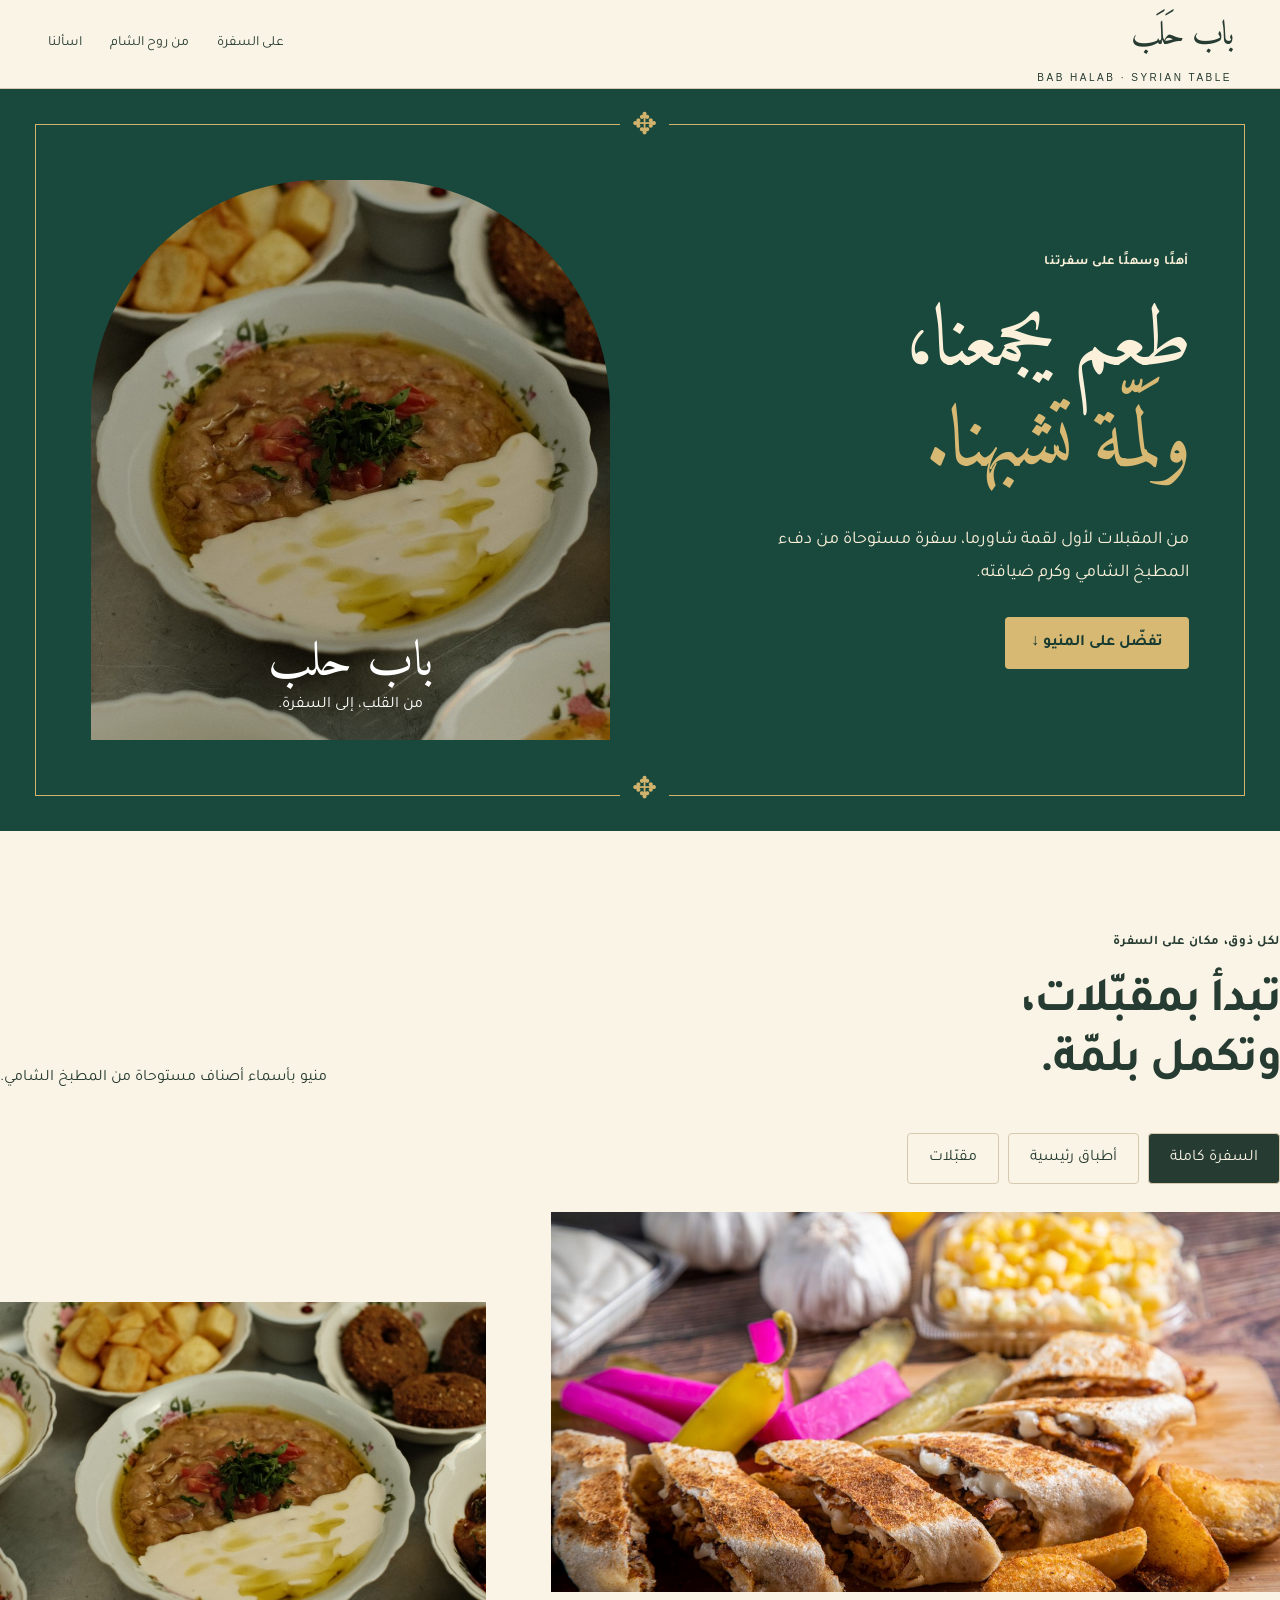
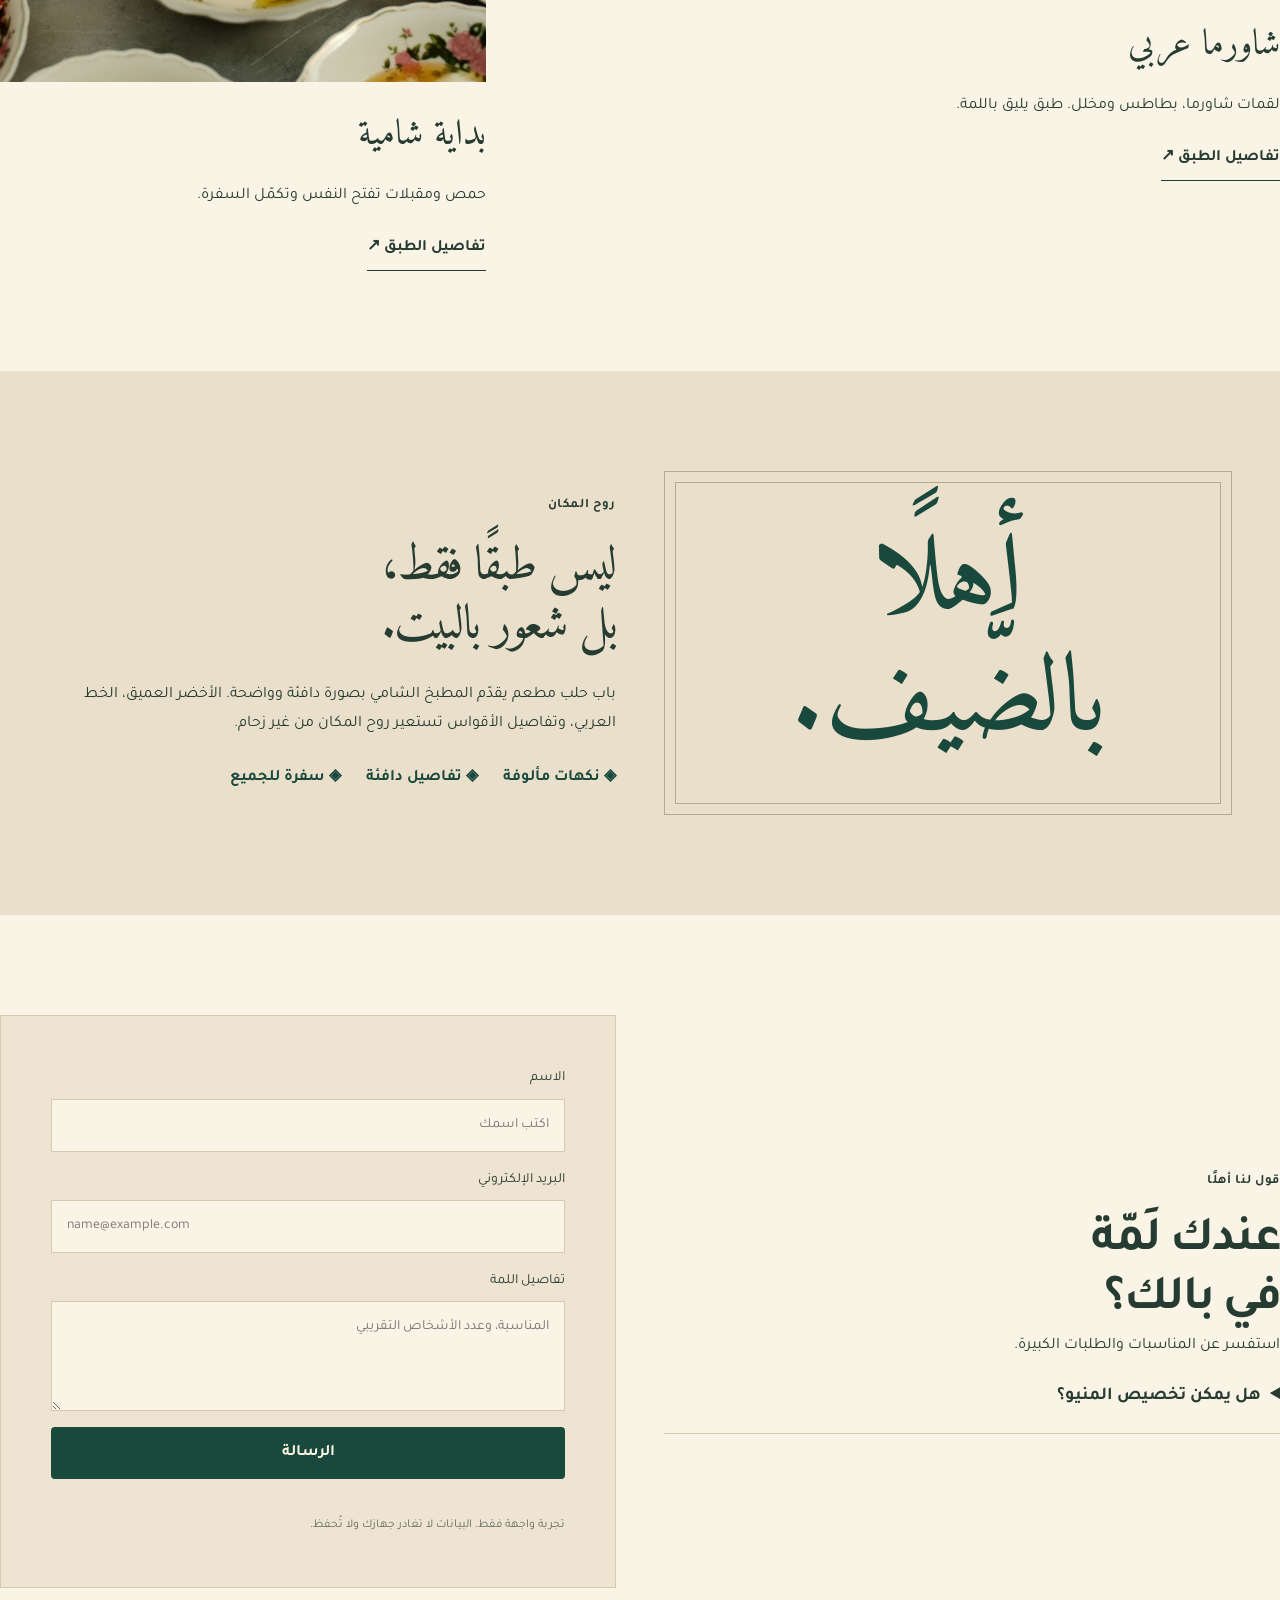
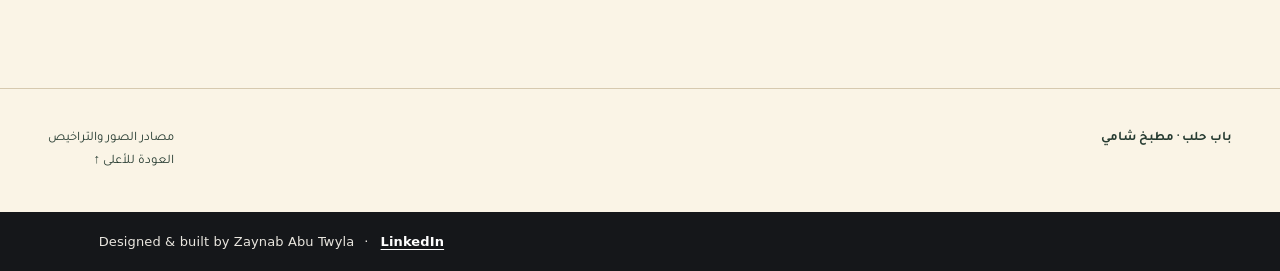
<file: index.html>
<!doctype html><html lang="ar" dir="rtl"><head><meta charset="utf-8"><meta name="viewport" content="width=device-width,initial-scale=1"><meta name="description" content="مطعم شامي بأخضر عميق وتكوينات مستوحاة من الأقواس."><title>باب حلب · مطبخ شامي</title><link rel="stylesheet" href="fonts.css"><link rel="stylesheet" href="style.css"></head><body id="top"><header class="site-header"><div class="wrap nav"><a class="brand" href="#top">باب حَلَب<small>BAB HALAB · SYRIAN TABLE</small></a><button class="menu-toggle" aria-label="فتح القائمة" aria-expanded="false" aria-controls="main-nav">☰</button><nav id="main-nav" class="nav-links" aria-label="التنقل الرئيسي"><a href="#menu">على السفرة</a><a href="#story">من روح الشام</a><a href="#contact">اسألنا</a></nav></div></header>
<main><section class="syrian-hero"><div class="syrian-frame"><div class="syrian-title"><span class="eyebrow">أهلًا وسهلًا على سفرتنا</span><h1>طعم يجمعنا،<br><em>ولَمّة تشبهنا.</em></h1><p>من المقبلات لأول لقمة شاورما، سفرة مستوحاة من دفء المطبخ الشامي وكرم ضيافته.</p><a class="btn" href="#menu">تفضّل على المنيو ↓</a></div><div class="syrian-main-photo"><img src="assets/mezze.jpg" alt="مائدة مقبلات من الحمص والفلافل والخبز" class="" style="" loading="lazy"><span>باب حلب<br><small>من القلب، إلى السفرة.</small></span></div></div></section>
<section class="section wrap" id="menu"><div class="section-head"><div><span class="eyebrow">لكل ذوق، مكان على السفرة</span><h2>تبدأ بمقبّلات،<br>وتكمل بلمّة.</h2></div><p>منيو بأسماء أصناف مستوحاة من المطبخ الشامي.</p></div><div class="tabs" data-filter-group="syrian"><button class="tab active" data-filter="all">السفرة كاملة</button><button class="tab" data-filter="main">أطباق رئيسية</button><button class="tab" data-filter="mezze">مقبّلات</button></div><div class="syrian-food-grid"><article data-group="syrian" data-cat="main"><div><img src="assets/shawarma.jpg" alt="طبق شاورما مقطع مع البطاطس والمخلل" class="" style="" loading="lazy"></div><h3>شاورما عربي</h3><p>لقمات شاورما، بطاطس ومخلل. طبق يليق باللمة.</p><button class="text-link" data-demo="طلب شاورما عربي">تفاصيل الطبق ↗</button></article><article data-group="syrian" data-cat="mezze"><div><img src="assets/mezze.jpg" alt="طبق حمص ومقبلات على مائدة" class="" style="" loading="lazy"></div><h3>بداية شامية</h3><p>حمص ومقبلات تفتح النفس وتكمّل السفرة.</p><button class="text-link" data-demo="طلب المقبلات">تفاصيل الطبق ↗</button></article></div></section>
<section class="syrian-story section" id="story"><div class="wrap grid2"><div class="syrian-words">أهلًا<br>بالضَّيف.</div><div><span class="eyebrow">روح المكان</span><h2>ليس طبقًا فقط،<br>بل شعور بالبيت.</h2><p>باب حلب مطعم يقدّم المطبخ الشامي بصورة دافئة وواضحة. الأخضر العميق، الخط العربي، وتفاصيل الأقواس تستعير روح المكان من غير زحام.</p><div class="syrian-points"><span>◈ نكهات مألوفة</span><span>◈ تفاصيل دافئة</span><span>◈ سفرة للجميع</span></div></div></div></section>
<section class="section wrap" id="contact"><div class="grid2"><div><span class="eyebrow">قول لنا أهلًا</span><h2>عندك لَمّة<br>في بالك؟</h2><p>استفسر عن المناسبات والطلبات الكبيرة.</p><div class="faq"><details><summary>هل يمكن تخصيص المنيو؟</summary><p>نعم، الأصناف والصور والنصوص قابلة للتعديل داخل ملفات الموقع.</p></details></div></div><div class="contact-panel"><form data-local><label>الاسم<input name="name" autocomplete="name" placeholder="اكتب اسمك" required></label><label>البريد الإلكتروني<input name="email" type="email" autocomplete="email" placeholder="name@example.com" dir="ltr" required></label><label>تفاصيل اللمة<textarea placeholder="المناسبة، وعدد الأشخاص التقريبي" required></textarea></label><button class="btn" type="submit">الرسالة</button><p class="note">تجربة واجهة فقط. البيانات لا تغادر جهازك ولا تُحفظ.</p><p class="status" role="status"></p></form></div></div></section></main><footer class="site-footer"><div class="wrap footer-row"><div><b>باب حلب · مطبخ شامي</b></div><div><a href="CREDITS.html">مصادر الصور والتراخيص</a><br><a href="#top">العودة للأعلى ↑</a></div></div></footer><div class="modal" id="demo-modal" hidden role="dialog" aria-modal="true" aria-labelledby="demo-title"><div class="modal-box"><button class="close" aria-label="إغلاق">×</button><span class="eyebrow">رسالة</span><h2 id="demo-title">الطلب</h2><p>هذه الخطوة غير متصلة بخدمة فعلية حاليًا، ولم يتم إرسال أي طلب أو تحصيل أي مبلغ.</p><button class="btn" onclick="closeModal()">العودة للتصفح</button></div></div><script src="script.js"></script><!--zy-credit--><style>.zy-credit{box-sizing:border-box;width:100%;background:#15171a;color:#e9e6df;font:500 13px/1.5 system-ui,-apple-system,"Segoe UI",Roboto,Arial,sans-serif;text-align:center;padding:14px 16px;direction:ltr;unicode-bidi:isolate;letter-spacing:.01em}.zy-credit p{margin:0;display:flex;flex-wrap:wrap;gap:4px 10px;justify-content:center;align-items:center}footer.zy-credit p a{all:unset;cursor:pointer;display:inline;box-sizing:border-box;color:#fff;font-weight:700;font-size:inherit;line-height:inherit;text-decoration:underline;text-underline-offset:3px;padding:6px 2px;background:none;border:0;border-radius:0;box-shadow:none;width:auto;height:auto}footer.zy-credit p a:hover{text-decoration-thickness:2px}footer.zy-credit p a:focus-visible{outline:2px solid #fff;outline-offset:2px;border-radius:3px}@media(max-width:480px){.zy-credit{font-size:12.5px;padding:12px 14px}}</style><footer class="zy-credit" dir="ltr" lang="en"><p><span>Designed &amp; built by Zaynab Abu Twyla</span><span aria-hidden="true">&middot;</span><a href="https://www.linkedin.com/in/zaynab-aboutwylah-b71a79314" target="_blank" rel="noopener noreferrer">LinkedIn</a></p></footer><!--/zy-credit--></body></html>
</file>
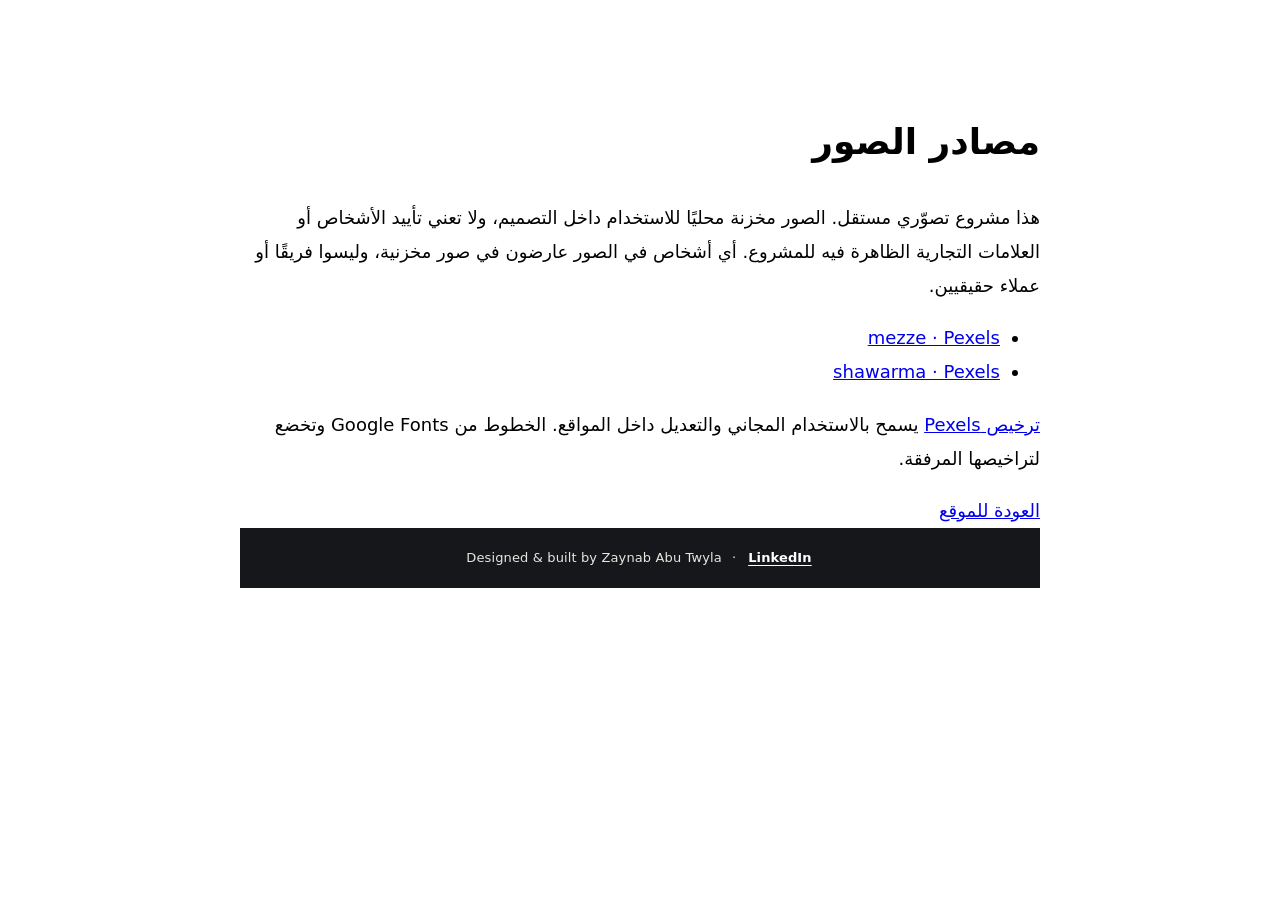
<file: CREDITS.html>
<!doctype html><html lang="ar" dir="rtl"><meta charset="utf-8"><meta name="viewport" content="width=device-width,initial-scale=1"><title>مصادر الصور</title><body style="font:18px/1.9 system-ui;max-width:800px;margin:60px auto;padding:24px"><h1>مصادر الصور</h1><p>هذا مشروع تصوّري مستقل. الصور مخزنة محليًا للاستخدام داخل التصميم، ولا تعني تأييد الأشخاص أو العلامات التجارية الظاهرة فيه للمشروع. أي أشخاص في الصور عارضون في صور مخزنية، وليسوا فريقًا أو عملاء حقيقيين.</p><ul><li><a href="https://www.pexels.com/photo/authentic-middle-eastern-mezze-platter-in-dubai-32401042/">mezze · Pexels</a></li><li><a href="https://www.pexels.com/photo/shawarma-for-lunch-18177325/">shawarma · Pexels</a></li></ul><p><a href="https://www.pexels.com/license/">ترخيص Pexels</a> يسمح بالاستخدام المجاني والتعديل داخل المواقع. الخطوط من Google Fonts وتخضع لتراخيصها المرفقة.</p><a href="index.html">العودة للموقع</a><!--zy-credit--><style>.zy-credit{box-sizing:border-box;width:100%;background:#15171a;color:#e9e6df;font:500 13px/1.5 system-ui,-apple-system,"Segoe UI",Roboto,Arial,sans-serif;text-align:center;padding:14px 16px;direction:ltr;unicode-bidi:isolate;letter-spacing:.01em}.zy-credit p{margin:0;display:flex;flex-wrap:wrap;gap:4px 10px;justify-content:center;align-items:center}footer.zy-credit p a{all:unset;cursor:pointer;display:inline;box-sizing:border-box;color:#fff;font-weight:700;font-size:inherit;line-height:inherit;text-decoration:underline;text-underline-offset:3px;padding:6px 2px;background:none;border:0;border-radius:0;box-shadow:none;width:auto;height:auto}footer.zy-credit p a:hover{text-decoration-thickness:2px}footer.zy-credit p a:focus-visible{outline:2px solid #fff;outline-offset:2px;border-radius:3px}@media(max-width:480px){.zy-credit{font-size:12.5px;padding:12px 14px}}</style><footer class="zy-credit" dir="ltr" lang="en"><p><span>Designed &amp; built by Zaynab Abu Twyla</span><span aria-hidden="true">&middot;</span><a href="https://www.linkedin.com/in/zaynab-aboutwylah-b71a79314" target="_blank" rel="noopener noreferrer">LinkedIn</a></p></footer><!--/zy-credit--></body></html>
</file>
<file: fonts.css>
@font-face {
  font-family: 'Tajawal';
  font-style: normal;
  font-weight: 400;
  font-display: swap;
  src: url(fonts/Tajawal-0.woff2) format('truetype');
}
@font-face {
  font-family: 'Tajawal';
  font-style: normal;
  font-weight: 700;
  font-display: swap;
  src: url(fonts/Tajawal-1.woff2) format('truetype');
}
@font-face {
  font-family: 'Amiri';
  font-style: normal;
  font-weight: 400;
  font-display: swap;
  src: url(fonts/Amiri-0.woff2) format('truetype');
}
@font-face {
  font-family: 'Amiri';
  font-style: normal;
  font-weight: 700;
  font-display: swap;
  src: url(fonts/Amiri-1.woff2) format('truetype');
}
</file>
<file: style.css>
:root{--paper:#faf4e6;--ink:#263b31;--accent:#19483c;--soft:#eee4d1;--line:#d6c9af;--font:"Tajawal";}
*{box-sizing:border-box}html{scroll-behavior:smooth;scroll-padding-top:90px}body{margin:0;background:var(--paper);color:var(--ink);font-family:var(--font),sans-serif;font-size:16px;line-height:1.8}button,input,textarea,select{font:inherit}button,a,input,textarea,select{-webkit-tap-highlight-color:transparent}button,a{touch-action:manipulation}button{cursor:pointer}a{color:inherit;text-decoration:none}img{display:block;width:100%;height:100%;object-fit:cover}h1,h2,h3,p{margin:0}h1,h2,h3{line-height:1.22}h1{font-size:clamp(44px,5.8vw,92px);letter-spacing:-.04em}h2{font-size:clamp(32px,3.8vw,58px);letter-spacing:-.035em}h3{font-size:24px}p{max-width:62ch}.wrap{max-width:1320px;margin:auto;padding:0 48px}.section{padding:100px 0}.eyebrow{font-size:13px;font-weight:700;letter-spacing:.05em;display:block;margin-bottom:20px}.muted{opacity:.7}.btn{border:1px solid transparent;display:inline-flex;justify-content:center;align-items:center;gap:14px;min-height:52px;padding:12px 25px;background:var(--accent);color:var(--on,#fff);font-weight:700;text-align:center;line-height:1.5;border-radius:var(--r,0)}.btn.outline{background:transparent;color:inherit;border-color:currentColor}.btn.light{background:var(--paper);color:var(--ink)}.actions{display:flex;flex-wrap:wrap;gap:12px;margin-top:30px}.site-header{position:relative;z-index:10;border-bottom:1px solid var(--line);background:var(--paper)}.nav{min-height:88px;display:flex;align-items:center;justify-content:space-between;gap:25px}.brand{font-size:30px;font-weight:700;letter-spacing:-.05em;line-height:1.2}.brand small{font:10px Arial;display:block;letter-spacing:.25em;margin-top:6px;direction:ltr}.nav-links{display:flex;align-items:center;gap:28px;font-size:14px}.nav-links a:hover{text-decoration:underline;text-underline-offset:7px}.menu-toggle{display:none;background:none;color:inherit;border:1px solid var(--line);width:48px;height:48px;font-size:22px}.section-head{display:flex;justify-content:space-between;align-items:end;gap:40px;margin-bottom:40px}.section-head p{max-width:420px}.grid2{display:grid;grid-template-columns:1fr 1fr;gap:48px;align-items:center}.grid3{display:grid;grid-template-columns:repeat(3,1fr);gap:24px}.grid4{display:grid;grid-template-columns:repeat(4,1fr);gap:24px}.chip{display:inline-block;padding:7px 17px;border:1px solid var(--line);font-size:13px;border-radius:99px}.tabs{display:flex;gap:9px;flex-wrap:wrap;margin:28px 0}.tab{border:1px solid var(--line);background:transparent;color:inherit;padding:10px 21px;border-radius:var(--r,0);min-height:46px}.tab.active{background:var(--ink);color:var(--paper)}.product-photo{aspect-ratio:4/5;overflow:hidden;background:var(--line);margin-bottom:20px}.product-photo img{transition:transform .6s}.product:hover img{transform:scale(1.035)}.product-line{display:flex;justify-content:space-between;align-items:center;gap:16px;margin-top:18px}.product h3{font-size:23px}.text-link{border:0;background:none;padding:8px 0;color:inherit;border-bottom:1px solid currentColor;font-weight:700}.note{font-size:12px;opacity:.7;margin-top:20px}.rule-list>div{border-top:1px solid var(--line);padding:24px 0}.rule-list h3{margin-bottom:9px}.faq details{border-bottom:1px solid var(--line);padding:20px 0}.faq summary{cursor:pointer;font-size:18px;font-weight:700}.faq details p{margin-top:14px;opacity:.75}.contact-panel{padding:50px;background:var(--soft);border:1px solid var(--line)}form{display:grid;gap:16px}label{display:grid;gap:7px;font-size:14px}input,textarea,select{width:100%;min-width:0;border:1px solid var(--line);background:var(--paper);color:var(--ink);padding:13px 15px;border-radius:0}textarea{min-height:110px;resize:vertical}.field-row{display:grid;grid-template-columns:1fr 1fr;gap:15px}.status{padding:14px;background:var(--soft);border:1px solid var(--line);margin-top:16px;font-size:14px}.status:empty{display:none}.site-footer{padding:38px 0;border-top:1px solid var(--line);font-size:13px}.footer-row{display:flex;justify-content:space-between;gap:20px}.site-footer p{max-width:700px}.demo-flag{display:block;font-size:11px;border-bottom:1px solid var(--line);padding:6px 20px;text-align:center;background:var(--soft);letter-spacing:.01em}.modal{position:fixed;inset:0;background:#0009;z-index:100;display:grid;place-items:center;padding:20px}.modal[hidden]{display:none}.modal-box{max-height:90dvh;overflow:auto;width:min(100%,540px);padding:32px;background:var(--paper);color:var(--ink);box-shadow:0 30px 100px #0004}.modal-box h2{font-size:30px;margin:15px 0}.close{float:left;width:44px;height:44px;background:transparent;border:1px solid currentColor;color:inherit;font-size:24px}.modal-box p{margin-bottom:20px}.reveal{animation:appear .7s both}@keyframes appear{from{opacity:0;transform:translateY(15px)}to{opacity:1;transform:none}}:focus-visible{outline:3px solid var(--accent);outline-offset:4px}[hidden]{display:none!important}.price{font-weight:700;white-space:nowrap}.photo-caption{font-size:11px;opacity:.7;margin-top:8px}
@media(max-width:800px){.wrap{padding:0 22px}.section{padding:65px 0}.nav{min-height:74px}.brand{font-size:25px}.menu-toggle{display:block}.nav-links{display:none;position:absolute;top:100%;inset-inline:0;background:var(--paper);color:var(--ink);padding:28px 24px;border-bottom:1px solid var(--line);box-shadow:0 20px 30px #0002}.nav-links.open{display:grid;gap:20px}.nav-links a{font-size:20px;min-height:44px}.grid2,.grid3{grid-template-columns:1fr;gap:30px}.grid4{grid-template-columns:1fr 1fr;gap:25px 15px}.section-head{display:block}.section-head p{margin-top:20px}.contact-panel{padding:27px 22px}.footer-row{display:grid}.product h3{font-size:19px}.field-row{grid-template-columns:1fr}h1{font-size:clamp(44px,11vw,68px)}.grid4 .btn{padding:10px;font-size:13px}.section-head .btn{margin-top:20px}}
@media(prefers-reduced-motion:reduce){html{scroll-behavior:auto}*,*::before,*::after{animation:none!important;transition:none!important}}
 :root{--r:4px;--on:#fff7e5}.brand{font:34px Amiri}.syrian-hero{padding:35px;background:var(--accent);color:#fbf1da}.syrian-frame{border:1px solid #d1b36d;padding:55px;display:grid;grid-template-columns:1fr 1fr;gap:60px;align-items:center;position:relative}.syrian-frame:before,.syrian-frame:after{content:"✥";position:absolute;font-size:30px;color:#d1b36d;background:var(--accent);padding:0 12px;top:-22px;left:calc(50% - 20px)}.syrian-frame:after{top:auto;bottom:-26px}.syrian-title h1{font:400 clamp(60px,6.8vw,99px)/1.16 Amiri}.syrian-title em{font-style:normal;color:#d8b973}.syrian-title p{margin:28px 0;font-size:18px;max-width:440px}.syrian-title .btn{background:#d8b973;color:#173b31}.syrian-main-photo{height:560px;border-radius:230px 230px 0 0;overflow:hidden;position:relative}.syrian-main-photo img{object-position:52% center;filter:brightness(.8)}.syrian-main-photo>span{position:absolute;bottom:25px;inset-inline:0;text-align:center;font:50px/1.3 Amiri;color:#fff}.syrian-main-photo small{display:block;font:16px Tajawal}.syrian-food-grid{display:grid;grid-template-columns:1.2fr .8fr;gap:65px}.syrian-food-grid article:nth-child(2){padding-top:90px}.syrian-food-grid article>div{height:380px;margin-bottom:22px}.syrian-food-grid article:nth-child(2)>div{border-radius:200px 200px 0 0}.syrian-food-grid h3{font:36px Amiri}.syrian-food-grid p{margin:15px 0}.syrian-story{background:#e9dfca}.syrian-words{font:110px/1.1 Amiri;text-align:center;color:var(--accent);border:1px solid #b8aa8d;padding:50px 0;outline:1px solid #b8aa8d;outline-offset:-12px}.syrian-story h2{font-family:Amiri;font-weight:400}.syrian-story p{margin-top:25px}.syrian-points{display:flex;flex-wrap:wrap;gap:25px;margin-top:25px;color:var(--accent);font-weight:700}@media(max-width:800px){.syrian-hero{padding:18px}.syrian-frame{padding:35px 20px;grid-template-columns:1fr;gap:35px}.syrian-title h1{font-size:60px}.syrian-main-photo{height:370px}.syrian-food-grid{grid-template-columns:1fr;gap:40px}.syrian-food-grid article:nth-child(2){padding-top:0}.syrian-food-grid article>div{height:300px}.syrian-words{font-size:80px;padding:40px 0}}
</file>
